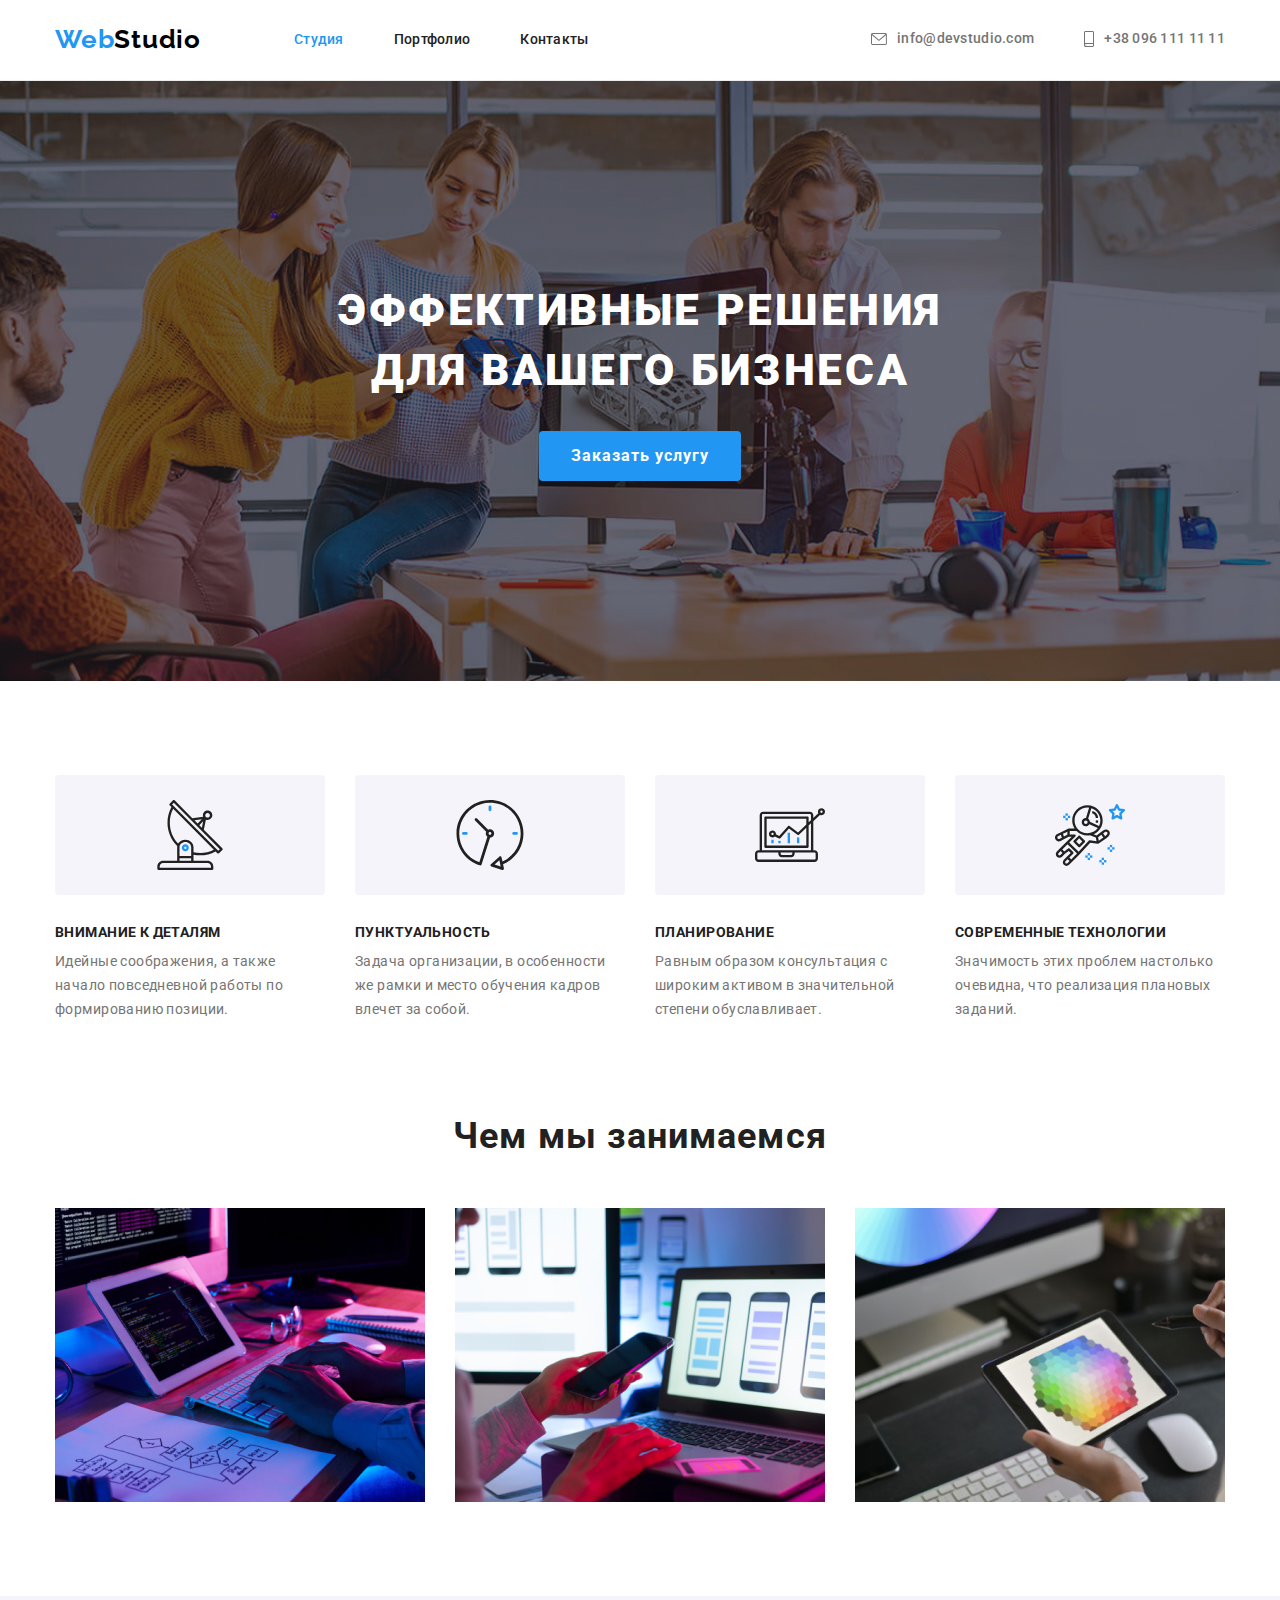
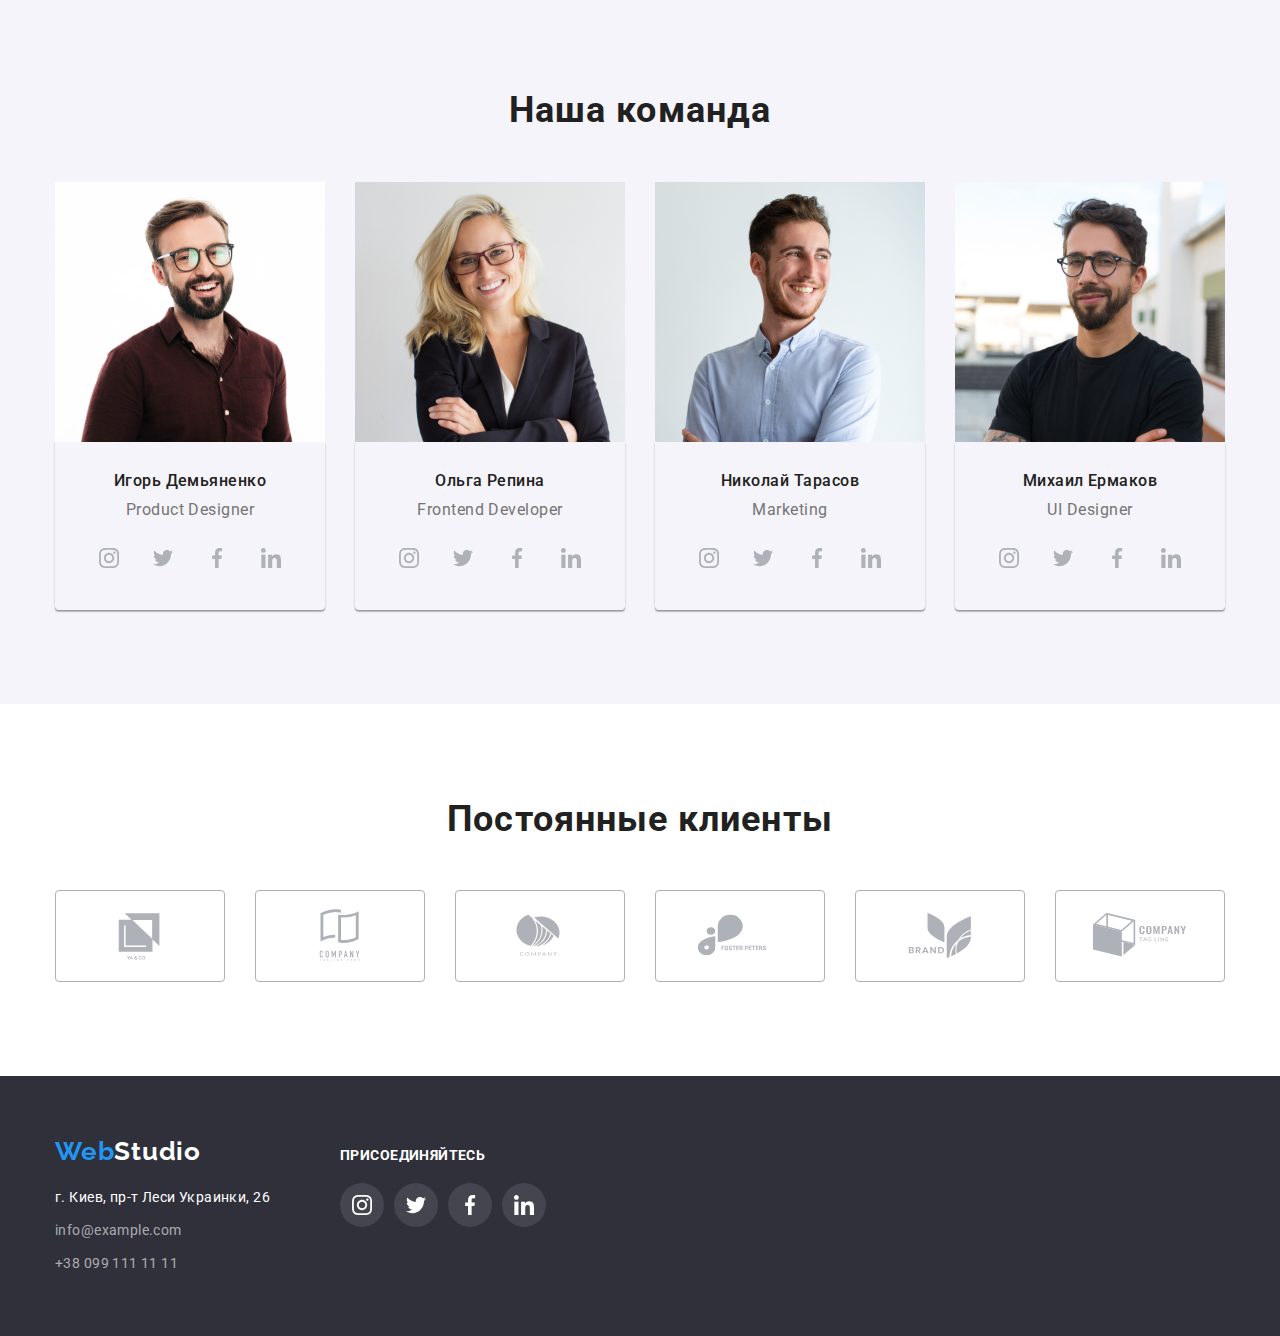
<file: index.html>
<!DOCTYPE html>
<html lang="ru">
  <head>
    <meta charset="UTF-8" />
    <meta http-equiv="X-UA-Compatible" content="IE=edge" />
    <meta name="viewport" content="width=device-width, initial-scale=1.0" />
    <title>Студия</title>
    <link rel="preconnect" href="https://fonts.gstatic.com" />
    <link
      href="https://fonts.googleapis.com/css2?family=Raleway:wght@700&family=Roboto:wght@400;500;700;900&display=swap"
      rel="stylesheet"
    />
    <link
      rel="stylesheet"
      href="https://cdnjs.cloudflare.com/ajax/libs/modern-normalize/1.1.0/modern-normalize.min.css"
    />
    <link rel="stylesheet" href="./css/styles.css" />
  </head>
  <body>
    <!--HEADER-->
    <header class="header">
      <div class="container header-container">
        <nav class="nav-header">
          <a class="header-logo link" href="index.html">
            <span class="logo-accent">Web</span>Studio</a
          >
          <ul class="menu list">
            <li class="menu-item">
              <a class="menu-link current link" href="index.html">Студия</a>
            </li>
            <li class="menu-item"><a class="menu-link link" href="portfolio.html">Портфолио</a></li>
            <li class="menu-item"><a class="menu-link link" href="">Контакты</a></li>
          </ul>
        </nav>
        <ul class="header-contacts list">
          <li class="contacts-item">
            <a class="header-contact link" href="mailto:info@devstudio.com">
              <svg class="icon-contact" width="16" height="12">
                <use href="./images/icons.svg#icon-envelope"></use>
              </svg>
              info@devstudio.com
            </a>
          </li>
          <li class="contacts-item">
            <a class="header-contact link" href="tel:+380961111111">
              <svg class="icon-contact" width="10" height="16">
                <use href="./images/icons.svg#icon-smartphone"></use>
              </svg>
              +38 096 111 11 11</a
            >
          </li>
        </ul>
      </div>
    </header>
    <main>
      <!--HERO-->

      <section class="hero section">
        <div class="container">
          <h1 class="title-hero">Эффективные решения для вашего бизнеса</h1>
          <button class="modal-btn" type="button">Заказать услугу</button>
        </div>
      </section>
      <!--FEATURES-->
      <section class="features section">
        <div class="container">
          <h2 class="features-title visually-hidden">Особенности</h2>
          <ul class="features-list list">
            <li class="features-item">
              <div class="features-container">
                <svg class="icon-features" width="70" height="70">
                  <use href="./images/icons.svg#icon-antenna"></use>
                </svg>
              </div>
              <h3 class="features-subtitle">Внимание к деталям</h3>
              <p class="features-content">
                Идейные соображения, а также начало повседневной работы по формированию позиции.
              </p>
            </li>
            <li class="features-item">
              <div class="features-container">
                <svg class="icon-features" width="70" height="70">
                  <use href="./images/icons.svg#icon-clock"></use>
                </svg>
              </div>
              <h3 class="features-subtitle">Пунктуальность</h3>
              <p class="features-content">
                Задача организации, в особенности же рамки и место обучения кадров влечет за собой.
              </p>
            </li>
            <li class="features-item">
              <div class="features-container">
                <svg class="icon-features" width="70" height="70">
                  <use href="./images/icons.svg#icon-digram"></use>
                </svg>
              </div>
              <h3 class="features-subtitle">Планирование</h3>
              <p class="features-content">
                Равным образом консультация с широким активом в значительной степени обуславливает.
              </p>
            </li>
            <li class="features-item">
              <div class="features-container">
                <svg class="icon-features" width="70" height="70">
                  <use href="./images/icons.svg#icon-astronaut"></use>
                </svg>
              </div>
              <h3 class="features-subtitle">Современные технологии</h3>
              <p class="features-content">
                Значимость этих проблем настолько очевидна, что реализация плановых заданий.
              </p>
            </li>
          </ul>
        </div>
      </section>
      <!--WHAT ARE WE DOING-->
      <section class="activity">
        <div class="container">
          <h2 class="activity-title">Чем мы занимаемся</h2>
          <ul class="activity-list list">
            <li class="activity-item">
              <img
                class="activity-img"
                src="./images/what_are_we_doing/img.jpg"
                alt="Человек работает за компютером"
                width="370"
                height="294"
              />
            </li>
            <li class="activity-item">
              <img
                class="activity-img"
                src="./images/what_are_we_doing/img-1.jpg"
                alt="Человек работает за ноутбуком"
                width="370"
                height="294"
              />
            </li>
            <li class="activity-item">
              <img
                class="activity-img"
                src="./images/what_are_we_doing/img-2.jpg"
                alt="Человек работает c планшетом"
                width="370"
                height="294"
              />
            </li>
          </ul>
        </div>
      </section>
      <!--OUR TEAM-->
      <section class="team section">
        <div class="container">
          <h2 class="team-title">Наша команда</h2>
          <ul class="team-list list">
            <li class="team-item">
              <img
                class="team-img"
                src="./images/our_team/img1.jpg"
                alt="Парень"
                width="270"
                height="260"
              />
              <div class="team-card">
                <h3 class="team-subtitle">Игорь Демьяненко</h3>
                <p class="team-content" lang="en">Product Designer</p>
                <ul class="social-list list">
                  <li class="social-item">
                    <a href="" class="social-link">
                      <svg class="icon-social" width="20" height="20">
                        <use href="./images/icons.svg#icon-instagram"></use>
                      </svg>
                    </a>
                  </li>
                  <li class="social-item">
                    <a href="" class="social-link">
                      <svg class="icon-social" width="20" height="20">
                        <use href="./images/icons.svg#icon-twitter"></use>
                      </svg>
                    </a>
                  </li>
                  <li class="social-item">
                    <a href="" class="social-link">
                      <svg class="icon-social" width="20" height="20">
                        <use href="./images/icons.svg#icon-facebook"></use>
                      </svg>
                    </a>
                  </li>
                  <li class="social-item">
                    <a href="" class="social-link">
                      <svg class="icon-social" width="20" height="20">
                        <use href="./images/icons.svg#icon-linkedin"></use>
                      </svg>
                    </a>
                  </li>
                </ul>
              </div>
            </li>
            <li class="team-item">
              <img
                class="team-img"
                src="./images/our_team/img2.jpg"
                alt="Девушка"
                width="270"
                height="260"
              />
              <div class="team-card">
                <h3 class="team-subtitle">Ольга Репина</h3>
                <p class="team-content" lang="en">Frontend Developer</p>
                <ul class="social-list list">
                  <li class="social-item">
                    <a href="" class="social-link">
                      <svg class="icon-social" width="20" height="20">
                        <use href="./images/icons.svg#icon-instagram"></use>
                      </svg>
                    </a>
                  </li>
                  <li class="social-item">
                    <a href="" class="social-link">
                      <svg class="icon-social" width="20" height="20">
                        <use href="./images/icons.svg#icon-twitter"></use>
                      </svg>
                    </a>
                  </li>
                  <li class="social-item">
                    <a href="" class="social-link">
                      <svg class="icon-social" width="20" height="20">
                        <use href="./images/icons.svg#icon-facebook"></use>
                      </svg>
                    </a>
                  </li>
                  <li class="social-item">
                    <a href="" class="social-link">
                      <svg class="icon-social" width="20" height="20">
                        <use href="./images/icons.svg#icon-linkedin"></use>
                      </svg>
                    </a>
                  </li>
                </ul>
              </div>
            </li>
            <li class="team-item">
              <img
                class="team-img"
                src="./images/our_team/img3.jpg"
                alt="Парень"
                width="270"
                height="260"
              />
              <div class="team-card">
                <h3 class="team-subtitle">Николай Тарасов</h3>
                <p class="team-content" lang="en">Marketing</p>
                <ul class="social-list list">
                  <li class="social-item">
                    <a href="" class="social-link">
                      <svg class="icon-social" width="20" height="20">
                        <use href="./images/icons.svg#icon-instagram"></use>
                      </svg>
                    </a>
                  </li>
                  <li class="social-item">
                    <a href="" class="social-link">
                      <svg class="icon-social" width="20" height="20">
                        <use href="./images/icons.svg#icon-twitter"></use>
                      </svg>
                    </a>
                  </li>
                  <li class="social-item">
                    <a href="" class="social-link">
                      <svg class="icon-social" width="20" height="20">
                        <use href="./images/icons.svg#icon-facebook"></use>
                      </svg>
                    </a>
                  </li>
                  <li class="social-item">
                    <a href="" class="social-link">
                      <svg class="icon-social" width="20" height="20">
                        <use href="./images/icons.svg#icon-linkedin"></use>
                      </svg>
                    </a>
                  </li>
                </ul>
              </div>
            </li>
            <li class="team-item">
              <img
                class="team-img"
                src="./images/our_team/img4.jpg"
                alt="Парень"
                width="270"
                height="260"
              />
              <div class="team-card">
                <h3 class="team-subtitle">Михаил Ермаков</h3>
                <p class="team-content" lang="en">UI Designer</p>
                <ul class="social-list list">
                  <li class="social-item">
                    <a href="" class="social-link">
                      <svg class="icon-social" width="20" height="20">
                        <use href="./images/icons.svg#icon-instagram"></use>
                      </svg>
                    </a>
                  </li>
                  <li class="social-item">
                    <a href="" class="social-link">
                      <svg class="icon-social" width="20" height="20">
                        <use href="./images/icons.svg#icon-twitter"></use>
                      </svg>
                    </a>
                  </li>
                  <li class="social-item">
                    <a href="" class="social-link">
                      <svg class="icon-social" width="20" height="20">
                        <use href="./images/icons.svg#icon-facebook"></use>
                      </svg>
                    </a>
                  </li>
                  <li class="social-item">
                    <a href="" class="social-link">
                      <svg class="icon-social" width="20" height="20">
                        <use href="./images/icons.svg#icon-linkedin"></use>
                      </svg>
                    </a>
                  </li>
                </ul>
              </div>
            </li>
          </ul>
        </div>
      </section>
      <!--CUSTOMERS-->
      <section class="customers section">
        <div class="container">
          <h2 class="customers-title">Постоянные клиенты</h2>
          <ul class="customers-list list">
            <li class="customers-item">
              <a href="" class="customers-link">
                <svg class="icon-customers" width="106" height="60">
                  <use href="./images/icons.svg#icon-logo"></use>
                </svg>
              </a>
            </li>
            <li class="customers-item">
              <a href="" class="customers-link">
                <svg class="icon-customers" width="106" height="60">
                  <use href="./images/icons.svg#icon-logoa"></use>
                </svg>
              </a>
            </li>
            <li class="customers-item">
              <a href="" class="customers-link">
                <svg class="icon-customers" width="106" height="60">
                  <use href="./images/icons.svg#icon-logob"></use>
                </svg>
              </a>
            </li>
            <li class="customers-item">
              <a href="" class="customers-link">
                <svg class="icon-customers" width="106" height="60">
                  <use href="./images/icons.svg#icon-logoc"></use>
                </svg>
              </a>
            </li>
            <li class="customers-item">
              <a href="" class="customers-link">
                <svg class="icon-customers" width="106" height="60">
                  <use href="./images/icons.svg#icon-logod"></use>
                </svg>
              </a>
            </li>
            <li class="customers-item">
              <a href="" class="customers-link">
                <svg class="icon-customers" width="106" height="60">
                  <use href="./images/icons.svg#icon-logoe"></use>
                </svg>
              </a>
            </li>
          </ul>
        </div>
      </section>
    </main>
    <!--FOOTER-->
    <footer class="footer">
      <div class="container footer-container">
        <div class="footer-nav">
          <a class="footer-logo link" href="index.html">
            <span class="logo-accent">Web</span>Studio</a
          >
          <address class="footer-address">
            <ul class="footer-list list">
              <li class="footer-item">
                <a
                  class="address-link link"
                  href="https://goo.gl/maps/ND7j1SrMeyqqvY4t7"
                  target="_blank"
                  rel="noopener noreferrer"
                  >г. Киев, пр-т Леси Украинки, 26</a
                >
              </li>
              <li class="footer-item">
                <a class="footer-contact link" href="mailto:info@example.com">info@example.com</a>
              </li>
              <li class="footer-item">
                <a class="footer-contact link" href="tel:+380991111111">+38 099 111 11 11</a>
              </li>
            </ul>
          </address>
        </div>

        <div class="join">
          <p class="footer-content">Присоединяйтесь</p>
          <ul class="join-list list">
            <li class="join-item">
              <a href="" class="join-link link">
                <svg class="icon-join" width="20" height="20">
                  <use href="./images/icons.svg#icon-instagram"></use>
                </svg>
              </a>
            </li>
            <li class="join-item">
              <a href="" class="join-link link">
                <svg class="icon-join" width="20" height="20">
                  <use href="./images/icons.svg#icon-twitter"></use>
                </svg>
              </a>
            </li>
            <li class="join-item">
              <a href="" class="join-link link">
                <svg class="icon-join" width="20" height="20">
                  <use href="./images/icons.svg#icon-facebook"></use>
                </svg>
              </a>
            </li>
            <li class="join-item">
              <a href="" class="join-link link">
                <svg class="icon-join" width="20" height="20">
                  <use href="./images/icons.svg#icon-linkedin"></use>
                </svg>
              </a>
            </li>
          </ul>
        </div>
      </div>
    </footer>
  </body>
</html>
</file>
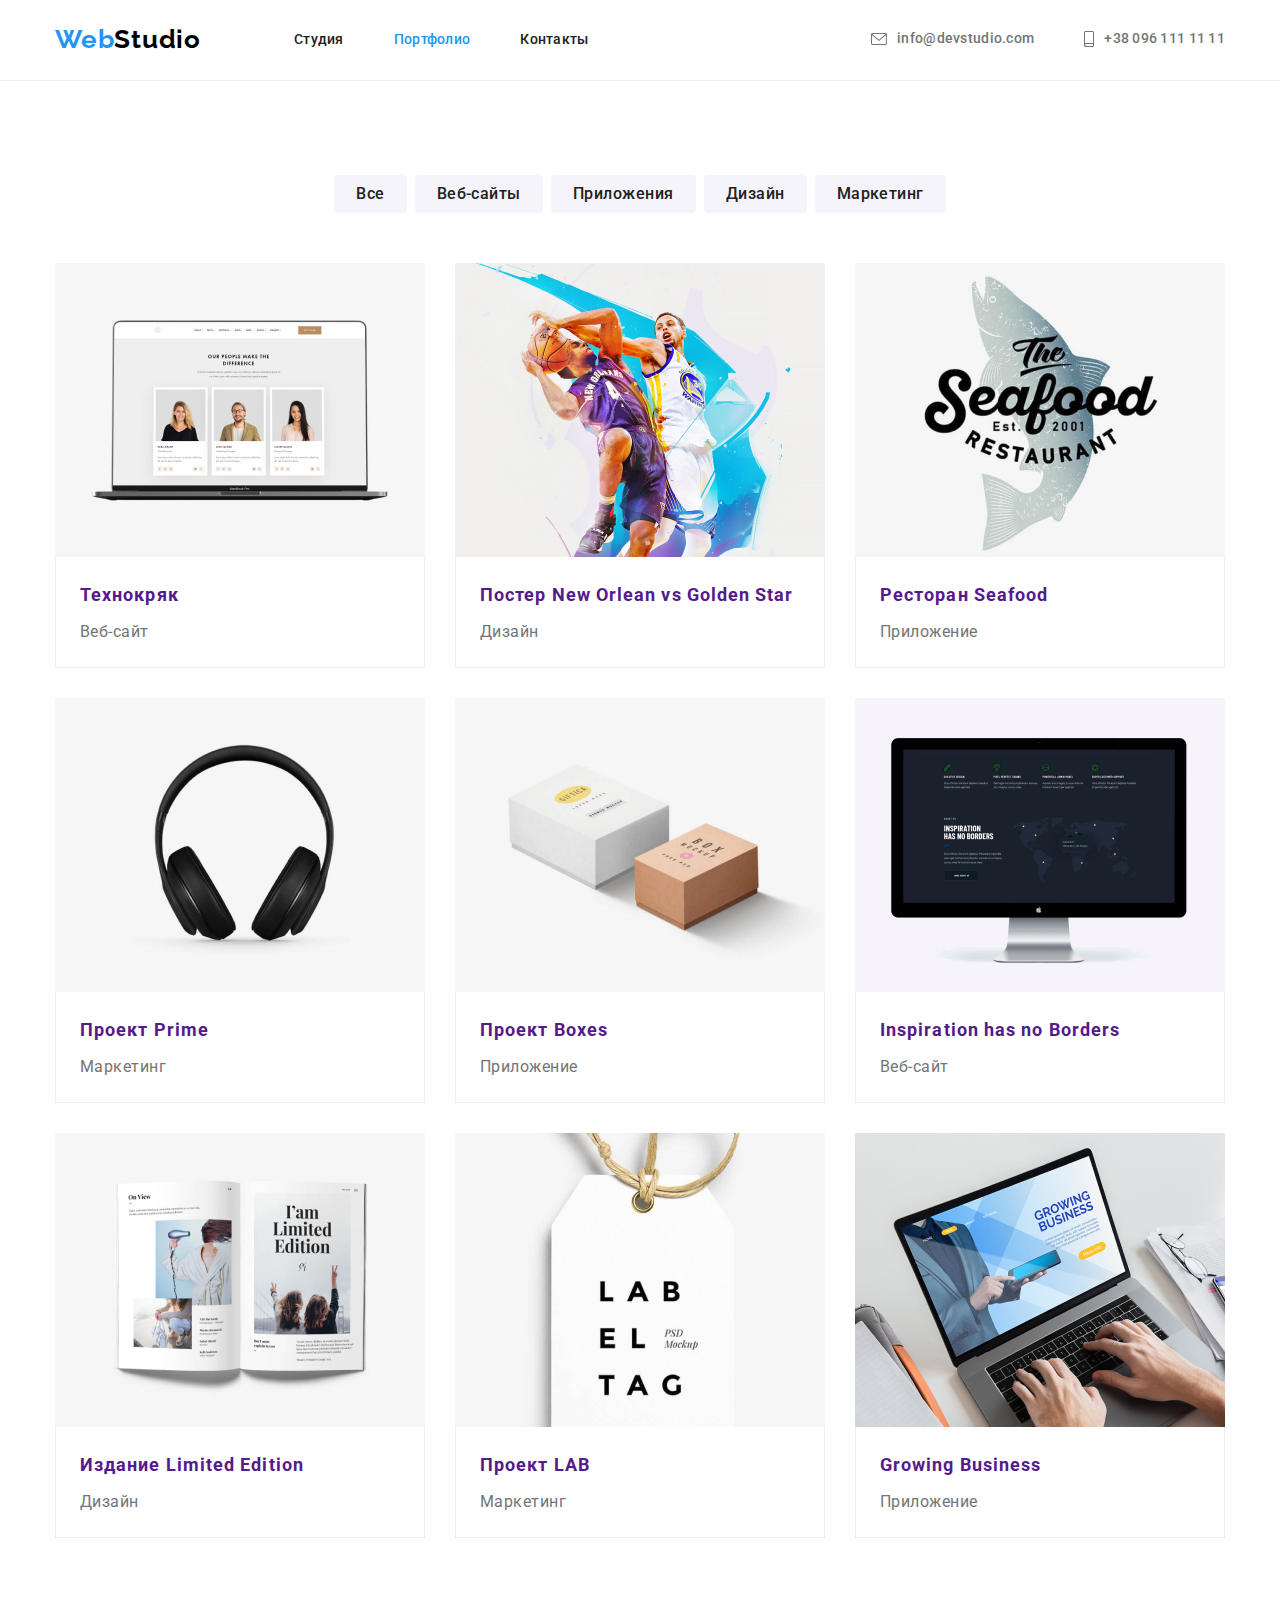
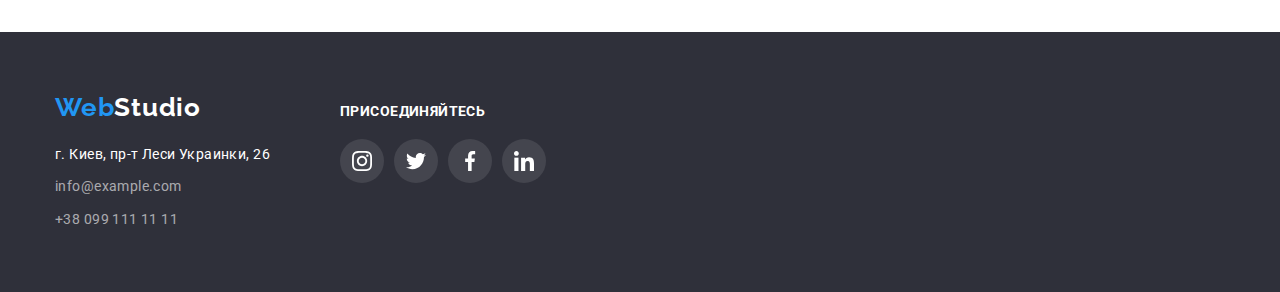
<file: portfolio.html>
<!DOCTYPE html>
<html lang="ru">
  <head>
    <meta charset="UTF-8" />
    <meta http-equiv="X-UA-Compatible" content="IE=edge" />
    <meta name="viewport" content="width=device-width, initial-scale=1.0" />
    <title>Портфолио</title>
    <link rel="preconnect" href="https://fonts.gstatic.com" />
    <link
      href="https://fonts.googleapis.com/css2?family=Raleway:wght@700&family=Roboto:wght@400;500;700;900&display=swap"
      rel="stylesheet"
    />
    <link
      rel="stylesheet"
      href="https://cdnjs.cloudflare.com/ajax/libs/modern-normalize/1.1.0/modern-normalize.min.css"
    />
    <link rel="stylesheet" href="./css/styles.css" />
  </head>
  <body>
    <!--HEADER-->
    <header class="header">
      <div class="container header-container">
        <nav class="nav-header">
          <a class="header-logo link" href="index.html">
            <span class="logo-accent">Web</span>Studio</a
          >
          <ul class="menu list">
            <li class="menu-item">
              <a class="menu-link link" href="index.html">Студия</a>
            </li>
            <li class="menu-item">
              <a class="menu-link current link" href="portfolio.html">Портфолио</a>
            </li>
            <li class="menu-item"><a class="menu-link link" href="">Контакты</a></li>
          </ul>
        </nav>
        <ul class="header-contacts list">
          <li class="contacts-item">
            <a class="header-contact link" href="mailto:info@devstudio.com">
              <svg class="icon-contact" width="16" height="12">
                <use href="./images/icons.svg#icon-envelope"></use>
              </svg>
              info@devstudio.com
            </a>
          </li>
          <li class="contacts-item">
            <a class="header-contact link" href="tel:+380961111111">
              <svg class="icon-contact" width="10" height="16">
                <use href="./images/icons.svg#icon-smartphone"></use>
              </svg>
              +38 096 111 11 11</a
            >
          </li>
        </ul>
      </div>
    </header>
    <main>
      <!--PORTFOLIO-->
      <section class="portfolio section">
        <div class="container">
          <h2 class="portfolio-title visually-hidden">Портфолио</h2>
          <ul class="portfolio-filter list">
            <li class="filter-item">
              <button class="filter-btn" type="button">Все</button>
            </li>
            <li class="filter-item">
              <button class="filter-btn" type="button">Веб-сайты</button>
            </li>
            <li class="filter-item">
              <button class="filter-btn" type="button">Приложения</button>
            </li>
            <li class="filter-item">
              <button class="filter-btn" type="button">Дизайн</button>
            </li>
            <li class="filter-item">
              <button class="filter-btn" type="button">Маркетинг</button>
            </li>
          </ul>
          <ul class="portfolio-list list">
            <li class="portfolio-item">
              <a href="" class="portfolio-link link">
                <img
                  class="portfolio-img"
                  src="./images/portfolio/img.jpg"
                  alt="Экран ноутбука"
                  width="370"
                  height="294"
                />
                <div class="project-card">
                  <h3 class="portfolio-subtitle">Технокряк</h3>
                  <p class="portfolio-text">Веб-сайт</p>
                </div></a
              >
            </li>
            <li class="portfolio-item">
              <a href="" class="portfolio-link link">
                <img
                  class="portfolio-img"
                  src="./images/portfolio/img-1.jpg"
                  alt="Постер на котором играют в баскетбол"
                  width="370"
                  height="294"
                />
                <div class="project-card">
                  <h3 class="portfolio-subtitle">Постер New Orlean vs Golden Star</h3>
                  <p class="portfolio-text">Дизайн</p>
                </div></a
              >
            </li>
            <li class="portfolio-item">
              <a href="" class="portfolio-link link">
                <img
                  class="portfolio-img"
                  src="./images/portfolio/img-2.jpg"
                  alt="Логтип ресторана"
                  width="370"
                  height="294"
                />
                <div class="project-card">
                  <h3 class="portfolio-subtitle">Ресторан Seafood</h3>
                  <p class="portfolio-text">Приложение</p>
                </div></a
              >
            </li>
            <li class="portfolio-item">
              <a href="" class="portfolio-link link">
                <img
                  class="portfolio-img"
                  src="./images/portfolio/img-3.jpg"
                  alt="Наушники"
                  width="370"
                  height="294"
                />
                <div class="project-card">
                  <h3 class="portfolio-subtitle">Проект Prime</h3>
                  <p class="portfolio-text">Маркетинг</p>
                </div></a
              >
            </li>
            <li class="portfolio-item">
              <a href="" class="portfolio-link link">
                <img
                  class="portfolio-img"
                  src="./images/portfolio/img-4.jpg"
                  alt="Коробки"
                  width="370"
                  height="294"
                />
                <div class="project-card">
                  <h3 class="portfolio-subtitle">Проект Boxes</h3>
                  <p class="portfolio-text">Приложение</p>
                </div></a
              >
            </li>
            <li class="portfolio-item">
              <a href="" class="portfolio-link link">
                <img
                  class="portfolio-img"
                  src="./images/portfolio/img-5.jpg"
                  alt="Экран компютера"
                  width="370"
                  height="294"
                />
                <div class="project-card">
                  <h3 class="portfolio-subtitle">Inspiration has no Borders</h3>
                  <p class="portfolio-text">Веб-сайт</p>
                </div></a
              >
            </li>
            <li class="portfolio-item">
              <a href="" class="portfolio-link link">
                <img
                  class="portfolio-img"
                  src="./images/portfolio/img-6.jpg"
                  alt="Страницы журнала"
                  width="370"
                  height="294"
                />
                <div class="project-card">
                  <h3 class="portfolio-subtitle">Издание Limited Edition</h3>
                  <p class="portfolio-text">Дизайн</p>
                </div></a
              >
            </li>
            <li class="portfolio-item">
              <a href="" class="portfolio-link link">
                <img
                  class="portfolio-img"
                  src="./images/portfolio/img-7.jpg"
                  alt="Бирка"
                  width="370"
                  height="294"
                />
                <div class="project-card">
                  <h3 class="portfolio-subtitle">Проект LAB</h3>
                  <p class="portfolio-text">Маркетинг</p>
                </div></a
              >
            </li>
            <li class="portfolio-item">
              <a href="" class="portfolio-link link">
                <img
                  class="portfolio-img"
                  src="./images/portfolio/img-8.jpg"
                  alt="Человек печатает на ноутбуке"
                  width="370"
                  height="294"
                />
                <div class="project-card">
                  <h3 class="portfolio-subtitle">Growing Business</h3>
                  <p class="portfolio-text">Приложение</p>
                </div></a
              >
            </li>
          </ul>
        </div>
      </section>
    </main>

    <!--FOOTER-->
    <footer class="footer">
      <div class="container footer-container">
        <div class="footer-nav">
          <a class="footer-logo link" href="index.html">
            <span class="logo-accent">Web</span>Studio</a
          >
          <address class="footer-address">
            <ul class="footer-list list">
              <li class="footer-item">
                <a
                  class="address-link link"
                  href="https://goo.gl/maps/ND7j1SrMeyqqvY4t7"
                  target="_blank"
                  rel="noopener noreferrer"
                  >г. Киев, пр-т Леси Украинки, 26</a
                >
              </li>
              <li class="footer-item">
                <a class="footer-contact link" href="mailto:info@example.com">info@example.com</a>
              </li>
              <li class="footer-item">
                <a class="footer-contact link" href="tel:+380991111111">+38 099 111 11 11</a>
              </li>
            </ul>
          </address>
        </div>

        <div class="join">
          <p class="footer-content">Присоединяйтесь</p>
          <ul class="join-list list">
            <li class="join-item">
              <a href="" class="join-link link">
                <svg class="icon-join" width="20" height="20">
                  <use href="./images/icons.svg#icon-instagram"></use>
                </svg>
              </a>
            </li>
            <li class="join-item">
              <a href="" class="join-link link">
                <svg class="icon-join" width="20" height="20">
                  <use href="./images/icons.svg#icon-twitter"></use>
                </svg>
              </a>
            </li>
            <li class="join-item">
              <a href="" class="join-link link">
                <svg class="icon-join" width="20" height="20">
                  <use href="./images/icons.svg#icon-facebook"></use>
                </svg>
              </a>
            </li>
            <li class="join-item">
              <a href="" class="join-link link">
                <svg class="icon-join" width="20" height="20">
                  <use href="./images/icons.svg#icon-linkedin"></use>
                </svg>
              </a>
            </li>
          </ul>
        </div>
      </div>
    </footer>
  </body>
</html>
</file>
<file: css/styles.css>
:root {
  --accent-color: #2196f3;
  --main-color: #212121;
  --second-color: #757575;
  --third-color: #ffffff;
  --background-color: #c4c4c4;
  --footer-color: #2f303a;
  --logo-color: #000000;
  --button-color: #188ce8;
  --icons-color: #afb1b8;
  --social-color: rgba(255, 255, 255, 0.1);
  --contacts-color: rgba(255, 255, 255, 0.6);
  --gradient-color: rgba(47, 48, 58, 0.4);
  --container-color: #f5f4fa;
  --card-shadow: 0px 1px 3px rgba(0, 0, 0, 0.12), 0px 1px 1px rgba(0, 0, 0, 0.14),
    0px 2px 1px rgba(0, 0, 0, 0.2);
  --btn-shadow: 0px 3px 1px rgba(0, 0, 0, 0.1), 0px 1px 2px rgba(0, 0, 0, 0.08),
    0px 2px 2px rgba(0, 0, 0, 0.12);
  --portfolio-shadow: 0px 1px 1px rgba(0, 0, 0, 0.12), 0px 4px 4px rgba(0, 0, 0, 0.06),
    1px 4px 6px rgba(0, 0, 0, 0.16);
}
.list {
  list-style: none;
}
.link {
  text-decoration: none;
}
body {
  font-family: 'Roboto', sans-serif;
  color: var(--main-color);
}
h1,
h2,
h3,
p,
ul {
  margin-top: 0px;
  margin-bottom: 0px;
}
ul {
  padding-left: 0px;
}
img {
  display: block;
  max-width: 100%;
  height: auto;
}

.container {
  width: 1200px;
  margin-left: auto;
  margin-right: auto;
  padding-left: 15px;
  padding-right: 15px;
}

.visually-hidden {
  position: absolute;
  clip: rect(0 0 0 0);
  width: 1px;
  height: 1px;
  margin: -1px;
}
.section {
  padding-top: 94px;
  padding-bottom: 94px;
}

/*=======HEADER=========*/
.header-container {
  display: flex;
  align-items: center;
  justify-content: space-between;
}
.header {
  padding-top: 24px;
  padding-bottom: 25px;
  border-bottom: 1px solid #ececec;
}
.nav-header {
  display: flex;
  align-items: center;
}
.menu {
  display: flex;
  align-items: center;
}
.menu-item:not(:last-child) {
  margin-right: 50px;
}
.header-contacts {
  display: flex;
  align-items: center;
}
.logo-accent {
  font-family: 'Raleway', sans-serif;
  font-weight: 700;
  font-size: 26px;
  line-height: 1.19;
  letter-spacing: 0.03em;
  color: var(--accent-color);
}
.header-logo {
  font-family: 'Raleway', sans-serif;
  font-weight: 700;
  font-size: 26px;
  line-height: 1.19;
  letter-spacing: 0.03em;
  color: var(--logo-color);
  margin-right: 93px;
}

.menu-link {
  font-weight: 500;
  font-size: 14px;
  line-height: 1.14;
  letter-spacing: 0.02em;
  color: var(--main-color);
}
.menu-link.current {
  color: var(--accent-color);
}

.menu-link:hover,
.menu-link:focus {
  color: var(--accent-color);
}
.header-contact {
  font-weight: 500;
  font-size: 14px;
  line-height: 1.14;
  letter-spacing: 0.02em;
  color: var(--second-color);
  display: flex;
  justify-content: center;
  align-items: center;
}

.header-contact:hover,
.header-contact:focus {
  color: var(--accent-color);
}
.icon-contact {
  margin-right: 10px;
  display: block;
  fill: var(--second-color);
}
.header-contact:hover .icon-contact,
.header-contact:focus .icon-contact {
  fill: var(--accent-color);
}

.contacts-item:not(:last-child) {
  margin-right: 50px;
}

/*=======END HEADER=========*/
/*=======HERO=========*/
.hero {
  background-color: var(--background-color);
  text-align: center;
  padding-top: 200px;
  padding-bottom: 200px;
  max-width: 1600px;
  margin: auto;
  background-image: linear-gradient(var(--gradient-color), var(--gradient-color)),
    url(../images/hero/hero.jpg);
  background-repeat: no-repeat;
  background-position: center;
}

.title-hero {
  width: 696px;
  margin-bottom: 30px;
  margin-left: auto;
  margin-right: auto;
  font-weight: 900;
  font-size: 44px;
  line-height: 1.36;
  letter-spacing: 0.06em;
  text-transform: uppercase;
  color: var(--third-color);
}
.modal-btn {
  min-width: 200px;
  border-radius: 4px;
  padding: 10px 32px;
  border: 0px;
  font-family: 'Roboto', sans-serif;
  font-weight: 700;
  font-size: 16px;
  line-height: 1.87;
  letter-spacing: 0.06em;
  color: var(--third-color);
  cursor: pointer;
  background-color: var(--accent-color);
}

.modal-btn:hover,
.modal-btn:focus {
  background-color: var(--button-color);
}
/*=======END HERO=========*/

/*=======FEATURES=========*/

.features-list {
  display: flex;
}
.features-item {
  width: 270px;
}
.features-container {
  display: flex;
  justify-content: center;
  align-items: center;
  width: 270px;
  height: 120px;
  background-color: var(--container-color);
  border-radius: 4px;
  margin-bottom: 30px;
}
.features-item:not(:last-child) {
  margin-right: 30px;
}
.features-subtitle {
  margin-bottom: 10px;
  font-weight: 700;
  font-size: 14px;
  line-height: 1.14;
  letter-spacing: 0.03em;
  text-transform: uppercase;
}
.features-content {
  font-size: 14px;
  line-height: 1.71;
  letter-spacing: 0.03em;
  color: var(--second-color);
}
/*=======END FEATURES=========*/

/*=======WHAT ARE WE DOING=========*/
.activity {
  padding-bottom: 94px;
}
.activity-item {
  width: 370px;
}

.activity-title {
  font-weight: 700;
  font-size: 36px;
  line-height: 1.16;
  letter-spacing: 0.03em;
  text-align: center;
  margin-bottom: 50px;
}
.activity-list {
  display: flex;
  justify-content: space-between;
}
/*=======END WHAT ARE WE DOING=========*/

/*=======OUR TEAM=========*/
.team {
  background-color: #f5f4fa;
}

.team-title {
  font-weight: 700;
  font-size: 36px;
  line-height: 1.16;
  letter-spacing: 0.03em;
  text-align: center;
  margin-bottom: 50px;
}
.team-list {
  display: flex;
  margin-top: -30px;
  margin-left: -30px;
  flex-wrap: wrap;
}
.team-item {
  width: 270px;
  margin-top: 30px;
  margin-left: 30px;
}
.team-card {
  box-shadow: var(--card-shadow);
  border-radius: 0px 0px 4px 4px;
  padding-top: 30px;
  padding-bottom: 30px;
}
.team-subtitle {
  font-weight: 500;
  font-size: 16px;
  line-height: 1.18;
  letter-spacing: 0.03em;
  text-align: center;
  margin-bottom: 10px;
}
.team-content {
  font-size: 16px;
  line-height: 1.18;
  letter-spacing: 0.03em;
  color: var(--second-color);
  text-align: center;
  margin-bottom: 16px;
}
.social-list {
  display: flex;
  justify-content: center;
}
.social-link {
  display: flex;
  justify-content: center;
  align-items: center;
  width: 44px;
  height: 44px;
  border-radius: 50%;
  fill: var(--icons-color);
}
.social-item:not(:last-child) {
  margin-right: 10px;
}
.social-link:hover,
.social-link:focus {
  background-color: var(--accent-color);
  fill: var(--third-color);
}
/*=======END OUR TEAM=========*/
/*=======CUSTOMERS=======*/
.customers-title {
  font-weight: 700;
  font-size: 36px;
  line-height: 42px;
  text-align: center;
  letter-spacing: 0.03em;
  margin-bottom: 50px;
}
.customers-list {
  display: flex;
  justify-content: space-between;
}
.customers-item {
  width: 170px;
  height: 92px;
}
.customers-link {
  display: flex;
  justify-content: center;
  align-items: center;
  width: 100%;
  height: 100%;
  border: var(--icons-color) 1px solid;
  border-radius: 4px;
}

.customers-link:hover,
.customers-link:focus {
  fill: var(--accent-color);
  border-color: var(--accent-color);
}
.icon-customers {
  fill: var(--icons-color);
}
.customers-link:hover .icon-customers,
.customers-link:focus .icon-customers {
  fill: var(--accent-color);
}
/*=======END CUSTOMERS=======*/
/*=======FOOTER=========*/
.footer {
  background-color: var(--footer-color);
  padding-top: 60px;
  padding-bottom: 60px;
}

.footer-logo {
  display: inline-block;
  font-family: 'Raleway', sans-serif;
  font-weight: 700;
  font-size: 26px;
  line-height: 1.19;
  letter-spacing: 0.03em;
  color: var(--third-color);
  margin-bottom: 20px;
}
.footer-item:not(:last-child) {
  margin-bottom: 9px;
}
.address-link {
  display: inline-block;
  font-style: normal;
  font-weight: 400;
  font-size: 14px;
  line-height: 1.71;
  letter-spacing: 0.03em;
  color: var(--third-color);
}
.address-link:hover,
.address-link:focus {
  color: var(--accent-color);
}
.footer-contact {
  display: inline-block;
  font-style: normal;
  font-weight: 400;
  font-size: 14px;
  line-height: 1.71;
  letter-spacing: 0.03em;
  color: var(--contacts-color);
}
.footer-contact:hover,
.footer-contact:focus {
  color: var(--accent-color);
}
.footer-content {
  font-weight: bold;
  font-size: 14px;
  line-height: 16px;
  letter-spacing: 0.03em;
  text-transform: uppercase;
  color: var(--third-color);
  margin-bottom: 20px;
}
.footer-container {
  display: flex;
  align-items: baseline;
}

.join-list {
  display: flex;
}
.footer-nav {
  margin-right: 70px;
}
.icon-join {
  fill: var(--third-color);
}
.join-link {
  display: flex;
  justify-content: center;
  align-items: center;
  border-radius: 50%;
  width: 44px;
  height: 44px;
  background-color: var(--social-color);
}
.join-link:hover,
.join-link:focus {
  background-color: var(--accent-color);
}
.join-item:not(:last-child) {
  margin-right: 10px;
}
/*=======END FOOTER=========*/
/*=======PORTFOLIO=========*/
.portfolio-filter {
  display: flex;
  margin-bottom: 50px;
  justify-content: center;
}
.filter-item:not(:last-child) {
  margin-right: 8px;
}
.filter-btn {
  padding: 6px 22px;
  font-weight: 500;
  font-size: 16px;
  line-height: 1.62;
  letter-spacing: 0.03em;
  cursor: pointer;
  border-radius: 4px;
  background-color: #f5f4fa;
  color: var(--main-color);
  border: none;
}
.filter-btn:hover,
.filter-btn:focus {
  color: var(--third-color);
  background-color: var(--accent-color);
  box-shadow: var(--btn-shadow);
}
.portfolio-list {
  display: flex;
  flex-wrap: wrap;
  margin-top: -30px;
  margin-left: -30px;
}
.portfolio-item {
  width: 370px;
  margin-top: 30px;
  margin-left: 30px;
}
.portfolio-link {
  display: block;
}
.portfolio-link:hover,
.portfolio-link:focus {
  box-shadow: var(--portfolio-shadow);
}
.project-card {
  padding: 20px 24px;
  border: 1px solid #eeeeee;
  border-top: none;
}
.portfolio-subtitle {
  font-weight: 700;
  font-size: 18px;
  line-height: 2;
  letter-spacing: 0.06em;
  margin-bottom: 4px;
}
.portfolio-text {
  font-size: 16px;
  line-height: 1.87;
  letter-spacing: 0.03em;
  color: var(--second-color);
}

/*=======END PORTFOLIO=========*/
</file>
